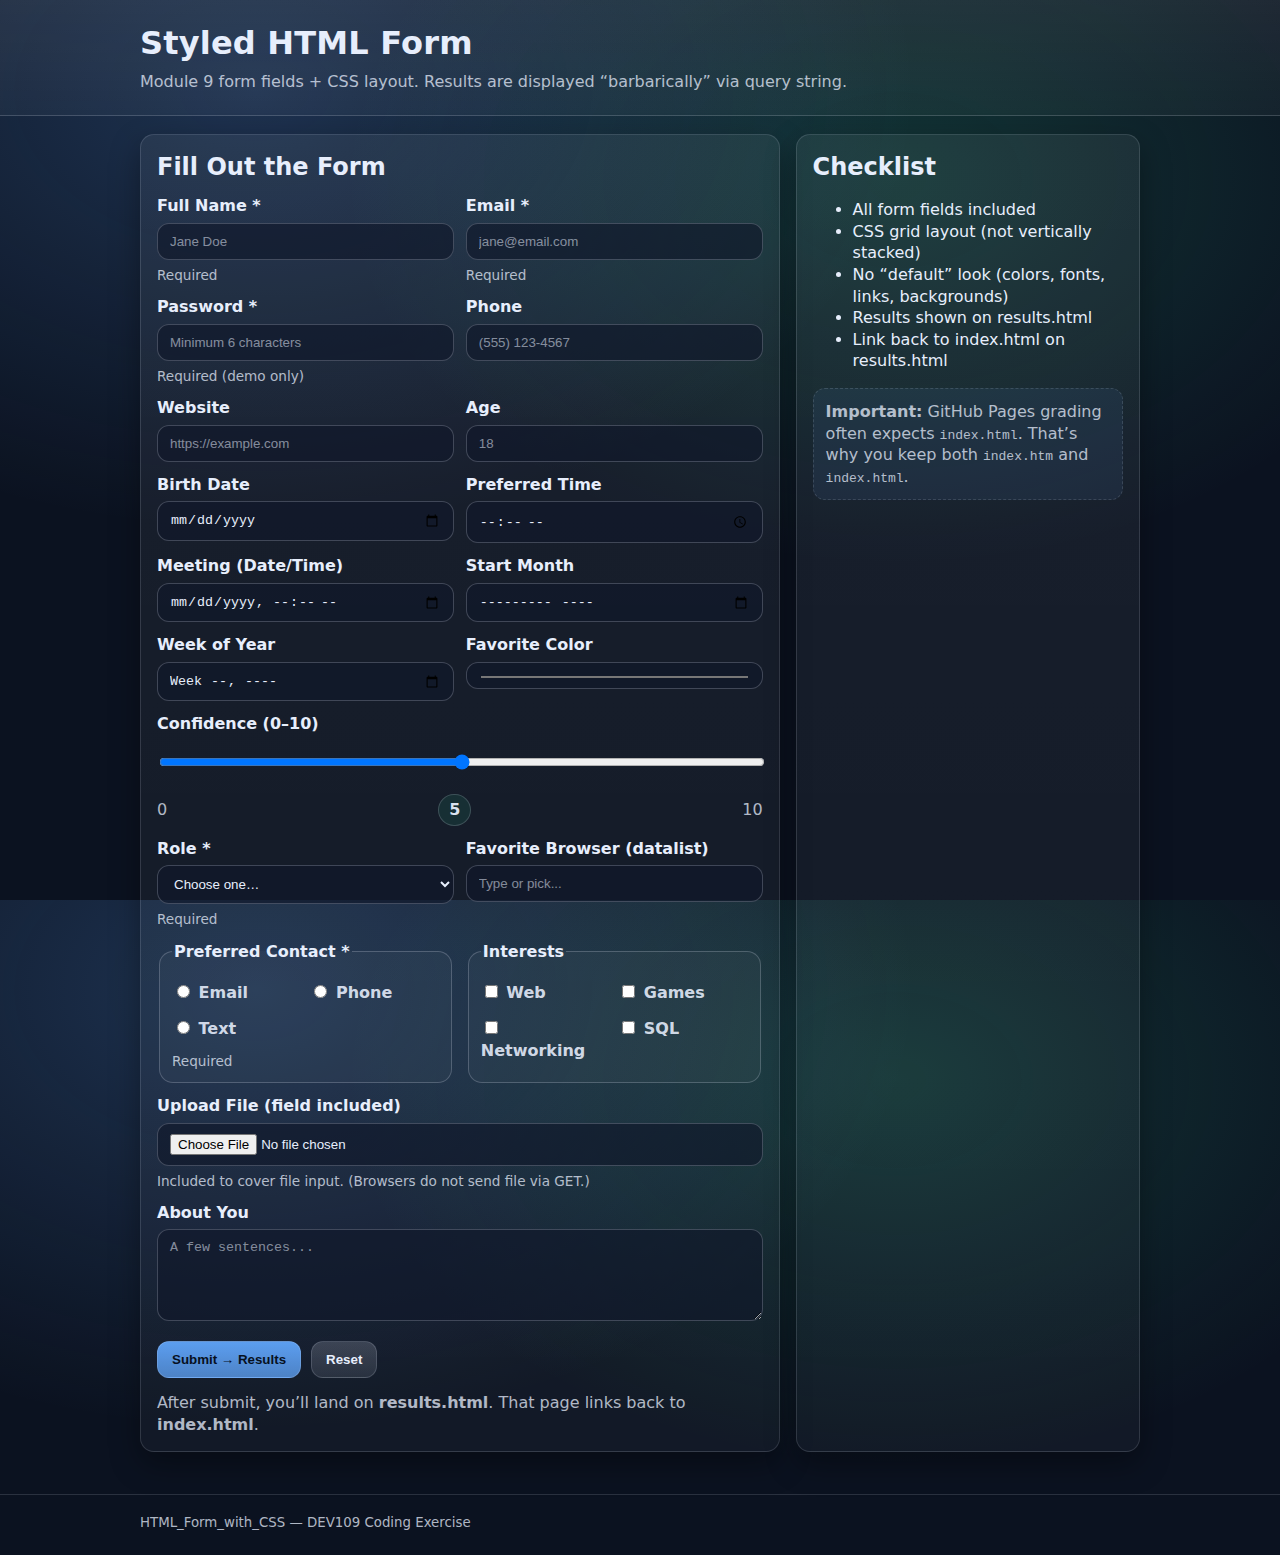
<file: index.htm>
<!DOCTYPE html>
<html lang="en">
<head>
  <meta charset="UTF-8" />
  <meta name="author" content="Roman Pankov" />
  <meta name="viewport" content="width=device-width, initial-scale=1.0" />
  <title>HTML Form with CSS</title>
  <link rel="stylesheet" href="styles.css" />
</head>

<body id="page-form">
  <header class="topbar">
    <div class="wrap">
      <h1>Styled HTML Form</h1>
      <p class="sub">Module 9 form fields + CSS layout. Results are displayed “barbarically” via query string.</p>
    </div>
  </header>

  <main class="wrap grid-2">
    <section class="card">
      <h2>Fill Out the Form</h2>

      <!-- Barbaric method: send inputs to results.html via GET -->
      <form id="userForm" action="results.html" method="GET">
        <div class="form-grid">

          <!-- Text -->
          <div class="field">
            <label for="fullName">Full Name *</label>
            <input id="fullName" name="fullName" type="text" placeholder="Jane Doe" required />
            <small class="hint">Required</small>
          </div>

          <!-- Email -->
          <div class="field">
            <label for="email">Email *</label>
            <input id="email" name="email" type="email" placeholder="jane@email.com" required />
            <small class="hint">Required</small>
          </div>

          <!-- Password -->
          <div class="field">
            <label for="password">Password *</label>
            <input id="password" name="password" type="password" minlength="6" placeholder="Minimum 6 characters" required />
            <small class="hint">Required (demo only)</small>
          </div>

          <!-- Tel -->
          <div class="field">
            <label for="phone">Phone</label>
            <input id="phone" name="phone" type="tel" placeholder="(555) 123-4567" />
          </div>

          <!-- URL -->
          <div class="field">
            <label for="website">Website</label>
            <input id="website" name="website" type="url" placeholder="https://example.com" />
          </div>

          <!-- Number -->
          <div class="field">
            <label for="age">Age</label>
            <input id="age" name="age" type="number" min="0" max="120" placeholder="18" />
          </div>

          <!-- Date -->
          <div class="field">
            <label for="birthDate">Birth Date</label>
            <input id="birthDate" name="birthDate" type="date" />
          </div>

          <!-- Time -->
          <div class="field">
            <label for="apptTime">Preferred Time</label>
            <input id="apptTime" name="apptTime" type="time" />
          </div>

          <!-- datetime-local -->
          <div class="field">
            <label for="meeting">Meeting (Date/Time)</label>
            <input id="meeting" name="meeting" type="datetime-local" />
          </div>

          <!-- Month -->
          <div class="field">
            <label for="startMonth">Start Month</label>
            <input id="startMonth" name="startMonth" type="month" />
          </div>

          <!-- Week -->
          <div class="field">
            <label for="week">Week of Year</label>
            <input id="week" name="week" type="week" />
          </div>

          <!-- Color -->
          <div class="field">
            <label for="favColor">Favorite Color</label>
            <input id="favColor" name="favColor" type="color" value="#3b82f6" />
          </div>

          <!-- Range -->
          <div class="field span-2">
            <label for="confidence">Confidence (0–10)</label>
            <input id="confidence" name="confidence" type="range" min="0" max="10" value="5" />
            <div class="range-row">
              <span>0</span>
              <span id="rangeValue" class="pill">5</span>
              <span>10</span>
            </div>
          </div>

          <!-- Select -->
          <div class="field">
            <label for="role">Role *</label>
            <select id="role" name="role" required>
              <option value="" selected disabled>Choose one…</option>
              <option value="student">Student</option>
              <option value="job-seeker">Job Seeker</option>
              <option value="developer">Developer</option>
              <option value="other">Other</option>
            </select>
            <small class="hint">Required</small>
          </div>

          <!-- Datalist -->
          <div class="field">
            <label for="browser">Favorite Browser (datalist)</label>
            <input id="browser" name="browser" list="browsers" placeholder="Type or pick..." />
            <datalist id="browsers">
              <option value="Chrome"></option>
              <option value="Firefox"></option>
              <option value="Edge"></option>
              <option value="Safari"></option>
              <option value="Opera"></option>
            </datalist>
          </div>

          <!-- Radio -->
          <fieldset class="field">
            <legend>Preferred Contact *</legend>
            <div class="options">
              <label class="opt"><input type="radio" name="contact" value="email" required /> Email</label>
              <label class="opt"><input type="radio" name="contact" value="phone" /> Phone</label>
              <label class="opt"><input type="radio" name="contact" value="text" /> Text</label>
            </div>
            <small class="hint">Required</small>
          </fieldset>

          <!-- Checkbox -->
          <fieldset class="field">
            <legend>Interests</legend>
            <div class="options">
              <label class="opt"><input type="checkbox" name="interests" value="web" /> Web</label>
              <label class="opt"><input type="checkbox" name="interests" value="games" /> Games</label>
              <label class="opt"><input type="checkbox" name="interests" value="networking" /> Networking</label>
              <label class="opt"><input type="checkbox" name="interests" value="sql" /> SQL</label>
            </div>
          </fieldset>

          <!-- File (won’t submit via GET, but included as a field) -->
          <div class="field span-2">
            <label for="resume">Upload File (field included)</label>
            <input id="resume" name="resume" type="file" />
            <small class="hint">Included to cover file input. (Browsers do not send file via GET.)</small>
          </div>

          <!-- Textarea -->
          <div class="field span-2">
            <label for="about">About You</label>
            <textarea id="about" name="about" rows="4" placeholder="A few sentences..."></textarea>
          </div>

          <!-- Hidden -->
          <input type="hidden" name="source" value="Module9Form" />

        </div>

        <div class="actions">
          <button type="submit">Submit → Results</button>
          <button type="reset" class="btn-secondary">Reset</button>
        </div>

        <p class="note">
          After submit, you’ll land on <strong>results.html</strong>. That page links back to <strong>index.html</strong>.
        </p>
      </form>
    </section>

    <aside class="card info">
      <h2>Checklist</h2>
      <ul class="check">
        <li>All form fields included</li>
        <li>CSS grid layout (not vertically stacked)</li>
        <li>No “default” look (colors, fonts, links, backgrounds)</li>
        <li>Results shown on results.html</li>
        <li>Link back to index.html on results.html</li>
      </ul>
      <div class="tip">
        <strong>Important:</strong> GitHub Pages grading often expects <code>index.html</code>.
        That’s why you keep both <code>index.htm</code> and <code>index.html</code>.
      </div>
    </aside>
  </main>

  <footer class="footer">
    <div class="wrap">
      <small>HTML_Form_with_CSS — DEV109 Coding Exercise</small>
    </div>
  </footer>

  <script src="script.js"></script>
</body>
</html>
</file>
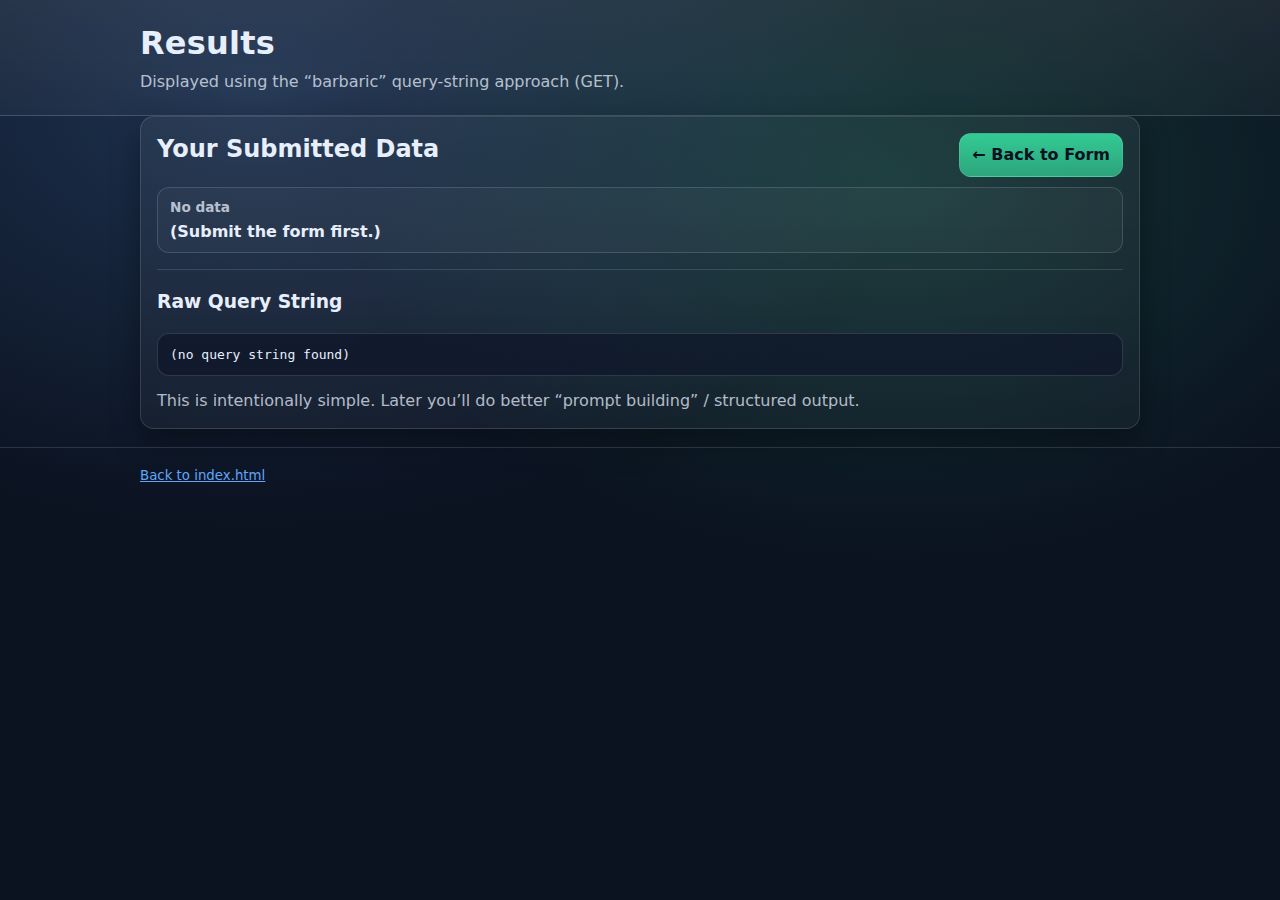
<file: result.html>
<!DOCTYPE html>
<html lang="en">
<head>
  <meta charset="UTF-8" />
  <meta name="author" content="Roman Pankov" />
  <meta name="viewport" content="width=device-width, initial-scale=1.0" />
  <title>Results</title>
  <link rel="stylesheet" href="styles.css" />
</head>

<body id="page-results">
  <header class="topbar">
    <div class="wrap">
      <h1>Results</h1>
      <p class="sub">Displayed using the “barbaric” query-string approach (GET).</p>
    </div>
  </header>

  <main class="wrap">
    <section class="card">
      <div class="results-head">
        <h2>Your Submitted Data</h2>
        <a class="link-btn" href="index.html">← Back to Form</a>
      </div>

      <div id="resultsGrid" class="results-grid">
        <!-- JS fills this -->
      </div>

      <div class="divider"></div>

      <h3>Raw Query String</h3>
      <pre id="raw" class="codebox"></pre>

      <p class="note">
        This is intentionally simple. Later you’ll do better “prompt building” / structured output.
      </p>
    </section>
  </main>

  <footer class="footer">
    <div class="wrap">
      <small><a href="index.html">Back to index.html</a></small>
    </div>
  </footer>

  <script src="script.js"></script>
</body>
</html>
</file>
<file: styles.css>
/* Reset-ish */
* { box-sizing: border-box; }
html, body { height: 100%; }
body { margin: 0; font-family: system-ui, Arial, Helvetica, sans-serif; }

/* Theme */
:root{
  --bg: #0b1220;
  --panel: rgba(255,255,255,0.06);
  --panel2: rgba(255,255,255,0.09);
  --text: #e7eefc;
  --muted: rgba(231,238,252,0.75);
  --line: rgba(231,238,252,0.14);
  --accent: #60a5fa;
  --accent2: #34d399;
  --danger: #fb7185;
}

body{
  background: radial-gradient(1200px 800px at 20% 10%, rgba(96,165,250,0.22), transparent 55%),
              radial-gradient(1000px 700px at 70% 20%, rgba(52,211,153,0.18), transparent 55%),
              var(--bg);
  color: var(--text);
  line-height: 1.35;
}

/* Layout */
.wrap{
  width: min(1000px, 92vw);
  margin: 0 auto;
}

.topbar{
  border-bottom: 1px solid var(--line);
  background: linear-gradient(180deg, rgba(255,255,255,0.08), rgba(255,255,255,0.03));
}
.topbar .wrap{
  padding: 22px 0;
}
h1{ margin: 0 0 6px; letter-spacing: 0.2px; }
.sub{ margin: 0; color: var(--muted); }

.grid-2{
  display: grid;
  gap: 16px;
  grid-template-columns: 1fr;
  padding: 18px 0 24px;
}

.card{
  background: linear-gradient(180deg, var(--panel), rgba(255,255,255,0.03));
  border: 1px solid var(--line);
  border-radius: 14px;
  padding: 16px;
  box-shadow: 0 12px 30px rgba(0,0,0,0.35);
}

.card h2{ margin: 0 0 12px; }
.card.info .tip{
  margin-top: 14px;
  padding: 12px;
  border: 1px dashed var(--line);
  border-radius: 12px;
  background: rgba(96,165,250,0.08);
  color: var(--muted);
}

/* Form grid */
.form-grid{
  display: grid;
  gap: 12px;
  grid-template-columns: 1fr;
}

.field label,
.field legend{
  display: block;
  font-weight: 800;
  margin-bottom: 6px;
}

.hint{
  display: block;
  margin-top: 6px;
  color: var(--muted);
  font-size: 0.85rem;
}

input, select, textarea{
  width: 100%;
  padding: 10px 12px;
  border-radius: 12px;
  border: 1px solid rgba(231,238,252,0.22);
  background: rgba(15,23,42,0.65);
  color: var(--text);
  outline: none;
}

input::placeholder, textarea::placeholder{ color: rgba(231,238,252,0.55); }

input:focus, select:focus, textarea:focus{
  border-color: rgba(96,165,250,0.7);
  box-shadow: 0 0 0 4px rgba(96,165,250,0.15);
}

textarea{ resize: vertical; min-height: 92px; }

fieldset.field{
  border: 1px solid rgba(231,238,252,0.22);
  border-radius: 14px;
  padding: 10px 12px 12px;
  background: rgba(255,255,255,0.03);
}

.options{
  display: grid;
  gap: 8px;
  padding-top: 4px;
}

.opt{
  display: flex;
  align-items: center;
  gap: 10px;
  font-weight: 650;
  color: rgba(231,238,252,0.9);
}

.opt input{
  width: auto;
  accent-color: var(--accent);
}

/* Range */
.range-row{
  display: flex;
  align-items: center;
  justify-content: space-between;
  margin-top: 8px;
  color: var(--muted);
}
.pill{
  display: inline-block;
  padding: 4px 10px;
  border-radius: 999px;
  border: 1px solid rgba(231,238,252,0.18);
  background: rgba(52,211,153,0.10);
  color: rgba(231,238,252,0.95);
  font-weight: 900;
}

/* Buttons */
.actions{
  display: flex;
  gap: 10px;
  margin-top: 14px;
  flex-wrap: wrap;
}
button{
  border: 1px solid rgba(231,238,252,0.16);
  background: linear-gradient(180deg, rgba(96,165,250,0.95), rgba(96,165,250,0.75));
  color: #07111f;
  font-weight: 900;
  padding: 10px 14px;
  border-radius: 12px;
  cursor: pointer;
}
button:hover{
  filter: brightness(1.05);
}
.btn-secondary{
  background: linear-gradient(180deg, rgba(231,238,252,0.18), rgba(231,238,252,0.10));
  color: var(--text);
}

.note{
  margin: 14px 0 0;
  color: var(--muted);
}

/* Results page */
.results-head{
  display: flex;
  align-items: center;
  justify-content: space-between;
  gap: 12px;
  flex-wrap: wrap;
}

.link-btn{
  text-decoration: none;
  color: #07111f;
  font-weight: 900;
  padding: 10px 12px;
  border-radius: 12px;
  background: linear-gradient(180deg, rgba(52,211,153,0.95), rgba(52,211,153,0.70));
  border: 1px solid rgba(231,238,252,0.12);
}
.link-btn:hover{ filter: brightness(1.05); }

a{
  color: var(--accent);
}
a:hover{
  color: rgba(52,211,153,0.95);
}

.results-grid{
  display: grid;
  gap: 10px;
  margin-top: 10px;
  grid-template-columns: 1fr;
}

.result-item{
  border: 1px solid rgba(231,238,252,0.16);
  border-radius: 12px;
  padding: 10px 12px;
  background: rgba(255,255,255,0.03);
}
.k{ color: var(--muted); font-weight: 800; font-size: 0.85rem; }
.v{ font-weight: 900; margin-top: 4px; word-break: break-word; }

.divider{
  height: 1px;
  background: var(--line);
  margin: 16px 0;
}

.codebox{
  background: rgba(15,23,42,0.75);
  border: 1px solid rgba(231,238,252,0.14);
  border-radius: 12px;
  padding: 12px;
  overflow: auto;
}

/* Footer */
.footer{
  border-top: 1px solid var(--line);
  margin-top: 18px;
}
.footer .wrap{
  padding: 16px 0 22px;
  color: var(--muted);
}

/* Responsive */
@media (min-width: 820px){
  .grid-2{ grid-template-columns: 1.3fr 0.7fr; }
  .form-grid{ grid-template-columns: 1fr 1fr; }
  .span-2{ grid-column: span 2; }
  .options{ grid-template-columns: 1fr 1fr; }
}
</file>
